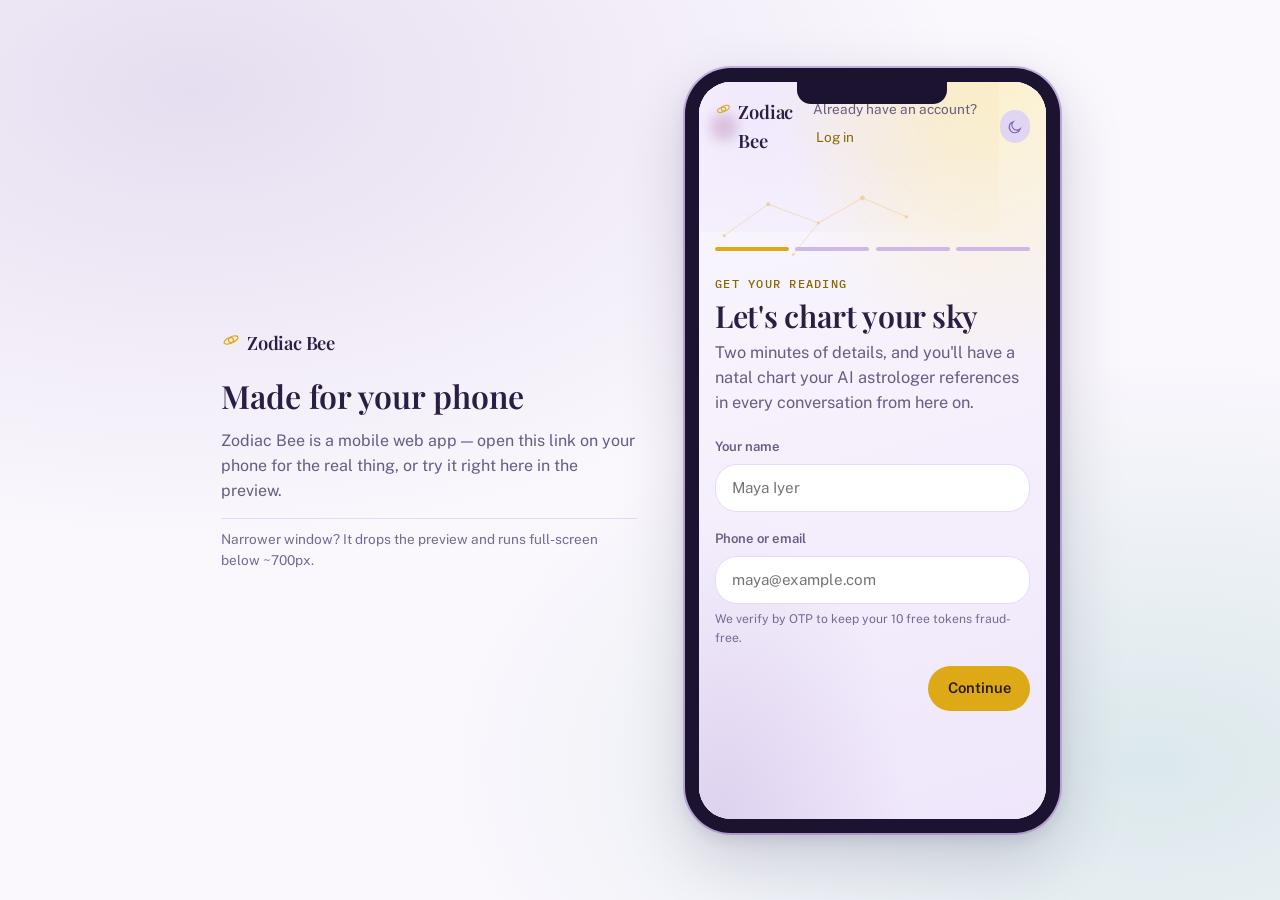
<file: index.html>
<!doctype html>
<html lang="en">
<head>
<meta charset="utf-8" />
<meta name="viewport" content="width=device-width, initial-scale=1, viewport-fit=cover" />
<title>Zodiac Bee</title>
<meta name="description" content="Your AI astrologer — chat about your chart, get a daily reading, and manage your tokens, all in one place." />

<!-- Apply the saved theme before first paint, so there's no flash of the
     wrong theme while app.js (a module, deferred by default) loads. -->
<script>
  (function () {
    try {
      var t = localStorage.getItem("zodiac-bee-theme");
      if (t === "light" || t === "dark") document.documentElement.setAttribute("data-theme", t);
    } catch (e) {}
  })();
</script>

<!-- Zodiac Bee is a mobile app, not a responsive desktop site. Decide this
     before first paint (avoids a flash of the real app) and re-decide on
     resize (app.js), so a wide top-level window always lands on the
     "use your phone" gate instead of a squeezed desktop layout — the gate
     itself embeds a real, working phone-sized instance of the app in an
     iframe, which reports its own (mobile) width and is never gated. -->
<script>
  (function () {
    try {
      var embedded = window.self !== window.top;
      if (!embedded && window.innerWidth >= 700) {
        document.documentElement.classList.add("is-desktop-gate");
      }
    } catch (e) {}
  })();
</script>

<!-- Dark ("Celestial Noir") is the default, unconditional theme-color — see
     the dark-first token architecture in styles/app.css — with light as the
     override for a visitor whose OS prefers it. -->
<meta name="theme-color" content="#0d0a1a" />
<meta name="theme-color" content="#faf7fd" media="(prefers-color-scheme: light)" />
<link rel="manifest" href="manifest.webmanifest" />
<link rel="icon" href="icons/favicon-32.png" sizes="32x32" type="image/png" />
<link rel="icon" href="icons/favicon-16.png" sizes="16x16" type="image/png" />
<link rel="apple-touch-icon" href="icons/apple-touch-icon.png" />
<meta name="apple-mobile-web-app-capable" content="yes" />
<meta name="apple-mobile-web-app-status-bar-style" content="black-translucent" />
<meta name="apple-mobile-web-app-title" content="Zodiac Bee" />

<link rel="preconnect" href="https://fonts.googleapis.com" />
<link rel="stylesheet" href="https://fonts.googleapis.com/css2?family=Playfair+Display:ital,wght@0,400;0,500;0,600;0,700;1,500&family=Public+Sans:wght@400;500;600;700&family=IBM+Plex+Mono:wght@400;500;600&display=swap" />
<link rel="stylesheet" href="styles/app.css" />
</head>
<body>

<div class="app-shell" id="appShell" hidden>

  <header class="topbar">
    <a class="wordmark" href="#/home">
      <svg viewBox="0 0 24 24" width="20" height="20" fill="none" stroke="currentColor" stroke-width="1.5" class="glyph"><circle cx="12" cy="12" r="3"/><ellipse cx="12" cy="12" rx="9" ry="3.6" transform="rotate(-24 12 12)"/></svg>
      Zodiac Bee
    </a>
    <div class="topbar-right">
      <button class="btn btn-ghost btn-sm" id="installBtn" hidden>Install app</button>
      <a class="balance-chip" data-balance-chip href="#/wallet">
        <svg viewBox="0 0 24 24" width="15" height="15" fill="none" stroke="currentColor" stroke-width="1.6"><circle cx="12" cy="12" r="8.5"/><circle cx="12" cy="12" r="3.2"/></svg>
        <span class="mono-stat" id="balanceValue">0</span> tokens
      </a>
      <button class="theme-toggle" data-theme-toggle aria-label="Toggle color theme">
        <svg viewBox="0 0 24 24" width="16" height="16" fill="none" stroke="currentColor" stroke-width="1.6"><path d="M20 14.5A8.5 8.5 0 1 1 9.5 4 7 7 0 0 0 20 14.5z"/></svg>
      </button>
    </div>
  </header>

  <div class="app-body">
    <nav class="nav-rail" aria-label="Primary">
      <a class="nav-item" data-nav="home" href="#/home">
        <svg viewBox="0 0 24 24" fill="none" stroke="currentColor" stroke-width="1.6" stroke-linecap="round" stroke-linejoin="round"><path d="M4 11.5 12 4l8 7.5"/><path d="M6 10v9a1 1 0 0 0 1 1h3v-5h4v5h3a1 1 0 0 0 1-1v-9"/></svg>
        Home
      </a>
      <a class="nav-item" data-nav="chat" href="#/chat">
        <svg viewBox="0 0 24 24" fill="none" stroke="currentColor" stroke-width="1.6" stroke-linecap="round" stroke-linejoin="round"><path d="M4 6a2 2 0 0 1 2-2h12a2 2 0 0 1 2 2v8a2 2 0 0 1-2 2H9l-4 3.5V16H6a2 2 0 0 1-2-2z"/></svg>
        Chat
      </a>
      <a class="nav-item" data-nav="wallet" href="#/wallet">
        <svg viewBox="0 0 24 24" fill="none" stroke="currentColor" stroke-width="1.6" stroke-linecap="round" stroke-linejoin="round"><path d="M4 7a2 2 0 0 1 2-2h10a2 2 0 0 1 2 2v1.2h1.5A1.5 1.5 0 0 1 21 9.7v6.6a1.5 1.5 0 0 1-1.5 1.5H6a2 2 0 0 1-2-2z"/><circle cx="17" cy="13" r="1" fill="currentColor" stroke="none"/></svg>
        Wallet
      </a>
      <a class="nav-item" data-nav="subscription" href="#/subscription">
        <svg viewBox="0 0 24 24" fill="none" stroke="currentColor" stroke-width="1.6" stroke-linecap="round" stroke-linejoin="round"><path d="M15 3.5a8.5 8.5 0 1 0 5.5 15A9.5 9.5 0 0 1 15 3.5z"/></svg>
        Daily reading
      </a>
      <a class="nav-item" data-nav="products" href="#/products">
        <svg viewBox="0 0 24 24" fill="none" stroke="currentColor" stroke-width="1.6" stroke-linecap="round" stroke-linejoin="round"><path d="M6 4h12v16l-6-4-6 4z"/></svg>
        Picks
      </a>
    </nav>

    <main class="app-main" id="appMain"></main>
  </div>

  <nav class="tabbar" aria-label="Primary">
    <a class="tab-item" data-nav="home" href="#/home">
      <svg viewBox="0 0 24 24" fill="none" stroke="currentColor" stroke-width="1.6" stroke-linecap="round" stroke-linejoin="round"><path d="M4 11.5 12 4l8 7.5"/><path d="M6 10v9a1 1 0 0 0 1 1h3v-5h4v5h3a1 1 0 0 0 1-1v-9"/></svg>
      Home
    </a>
    <a class="tab-item" data-nav="chat" href="#/chat">
      <svg viewBox="0 0 24 24" fill="none" stroke="currentColor" stroke-width="1.6" stroke-linecap="round" stroke-linejoin="round"><path d="M4 6a2 2 0 0 1 2-2h12a2 2 0 0 1 2 2v8a2 2 0 0 1-2 2H9l-4 3.5V16H6a2 2 0 0 1-2-2z"/></svg>
      Chat
    </a>
    <a class="tab-item" data-nav="wallet" href="#/wallet">
      <svg viewBox="0 0 24 24" fill="none" stroke="currentColor" stroke-width="1.6" stroke-linecap="round" stroke-linejoin="round"><path d="M4 7a2 2 0 0 1 2-2h10a2 2 0 0 1 2 2v1.2h1.5A1.5 1.5 0 0 1 21 9.7v6.6a1.5 1.5 0 0 1-1.5 1.5H6a2 2 0 0 1-2-2z"/><circle cx="17" cy="13" r="1" fill="currentColor" stroke="none"/></svg>
      Wallet
    </a>
    <a class="tab-item" data-nav="subscription" href="#/subscription">
      <svg viewBox="0 0 24 24" fill="none" stroke="currentColor" stroke-width="1.6" stroke-linecap="round" stroke-linejoin="round"><path d="M15 3.5a8.5 8.5 0 1 0 5.5 15A9.5 9.5 0 0 1 15 3.5z"/></svg>
      Daily
    </a>
    <a class="tab-item" data-nav="products" href="#/products">
      <svg viewBox="0 0 24 24" fill="none" stroke="currentColor" stroke-width="1.6" stroke-linecap="round" stroke-linejoin="round"><path d="M6 4h12v16l-6-4-6 4z"/></svg>
      Picks
    </a>
  </nav>

</div>

<div class="onboard-shell" id="onboardShell" hidden></div>

<div class="toast" id="toast"></div>

<!-- Shown instead of the app whenever this document is the top-level window
     at desktop width (see the inline script in <head> and #is-desktop-gate
     in app.css). Never shown inside the phone-preview iframe below, since
     that iframe reports its own narrow width regardless of the outer
     window's size. -->
<div class="desktop-gate" id="desktopGate">
  <div class="desktop-gate-card">
    <span class="wordmark">
      <svg viewBox="0 0 24 24" width="20" height="20" fill="none" stroke="currentColor" stroke-width="1.5" class="glyph"><circle cx="12" cy="12" r="3"/><ellipse cx="12" cy="12" rx="9" ry="3.6" transform="rotate(-24 12 12)"/></svg>
      Zodiac Bee
    </span>
    <h1>Made for your phone</h1>
    <p>Zodiac Bee is a mobile web app — open this link on your phone for the real thing, or try it right here in the preview.</p>
    <p class="desktop-gate-hint">Narrower window? It drops the preview and runs full-screen below ~700px.</p>
  </div>
  <div class="phone-frame">
    <div class="phone-frame-notch"></div>
    <iframe class="phone-frame-screen" src="./index.html" title="Zodiac Bee — mobile preview" loading="lazy"></iframe>
  </div>
</div>

<script type="module" src="scripts/app.js"></script>
</body>
</html>
</file>
<file: styles/app.css>
/* ============================================================
   Zodiac Bee — "Celestial Noir" design tokens & components
   Deep space-navy/aubergine ground · antique-gold signature accent ·
   violet/magenta/teal jewel trio for gradients & glow
   Playfair Display (display) · Public Sans (body/UI) · IBM Plex Mono (data)

   This is a dark-mode-FIRST system: the bare :root block below (no
   [data-theme] qualifier, no media query) holds the dark "Celestial Noir"
   values, because that's the primary, designed-for experience — a boutique,
   observatory-at-night read, not a daytime app with a dark mode bolted on.
   Light is the secondary, opt-in experience: it only takes over when the
   visitor's OS prefers light (`@media (prefers-color-scheme: light)`) or
   they explicitly flip the in-app toggle to light (`[data-theme="light"]`).
   An explicit `[data-theme="dark"]` block still exists so the toggle can
   force dark even for a visitor whose OS prefers light. Three calls made
   against the palette:
   1. Body/UI copy stays in Public Sans, not Playfair Display — Playfair
      carries headings, lead copy and numerals, where its serif detail and
      old-style figures read as jewelry-catalog rather than a chat app.
   2. Solid-gold surfaces (buttons, badges, the send button) get dark ink
      text/icons, not white — the champagne-gold family here is light enough
      that white-on-gold fails contrast. --on-brass exists for exactly this.
   3. --glass-bg/--glass-border/--glow-gold are new tokens for the
      glass-morphic card treatment and the CTA press-glow micro-interaction
      (see the "Glass & glow" section and .btn-primary below) — both read as
      "premium dark app" and fall apart as flat light-mode affordances, so
      each theme block defines its own value rather than sharing one.
   ============================================================ */

:root {
  /* ---- dark theme ("Celestial Noir" — the primary experience) ---- */
  --ink: #f3ecfb;
  --ink-soft: #cabfe6;
  --ink-faint: #a297c9;
  --paper: #0d0a1a;
  --paper-raised: #1a1330;
  --paper-sunken: #070512;
  --line: #2d2350;
  --line-strong: #4a3c74;

  /* Deep space-navy → aubergine ground — the dominant surface in this
     direction, not a flat fill. Body paints this directly (see the reset
     below); component surfaces still use the flat --paper/--paper-raised
     tokens above so text stays legible on top of them. */
  --ground-gradient:
    radial-gradient(130% 85% at 14% -12%, #2a1f45 0%, transparent 55%),
    radial-gradient(105% 80% at 100% 8%, #3a2547 0%, transparent 52%),
    radial-gradient(90% 70% at 82% 100%, #1c1330 0%, transparent 60%),
    linear-gradient(165deg, #0d0a1a 0%, #171029 45%, #241a3d 100%);

  /* Antique-gold / champagne — the signature accent. Sparing by design:
     CTAs, active states, numerals, "alive" moments. Never a flood fill. */
  --brass: #e9c46a;
  --brass-strong: #f4c430;
  --brass-tint: #2b2210;
  --brass-ink: #f4dfa0;
  --on-brass: #241505;
  /* AA-safe gold for direct foreground text on a plain surface (.eyebrow,
     .btn-text, .product-cat, the active tab label) — distinct from --brass
     / --brass-strong, which are tuned for fills paired with --on-brass, not
     for standing alone as small text. Equal to --brass-strong here because
     champagne-on-near-black already clears 4.5:1 comfortably; the light
     theme below needs a genuinely darker gold instead (see its comment). */
  --brass-text: #f4c430;

  /* Soft-lavender / violet-wash surface family — icon-button fills,
     secondary-button accents and tinted cards; never large text-on-color
     (see --accent-violet below for that role). */
  --lavender: #251c42;
  --violet-wash: #362a56;

  /* Jewel accent trio — reserved for a handful of signature "alive"
     moments (wordmark, chart reveal, hero cards, gradients/glow) plus the
     secondary-button ink, not general UI color. */
  --accent-violet: #a98bfa;
  --accent-magenta: #ea63b3;
  --accent-teal: #45e0c9;
  --gradient-cosmic: linear-gradient(135deg, var(--accent-violet) 0%, var(--accent-magenta) 55%, var(--accent-teal) 100%);

  --positive: #7fdba6;
  --positive-tint: #12271d;
  --warning: #f2909b;
  --warning-tint: #2e1319;

  --focus-ring: #c3a8ff;

  /* Glass & glow — the glass-morphic panel treatment (chat bubbles, wallet
     hero, subscription status card) and the gold press-glow on primary
     CTAs. Dark-only in spirit: each theme defines its own so the blur/glow
     reads as "premium," not "washed out," in both. */
  --glass-bg: rgba(30, 22, 54, 0.55);
  --glass-border: rgba(233, 196, 106, 0.28);
  --glass-border-violet: rgba(169, 139, 250, 0.32);
  --glow-gold: 0 0 1.4rem 0.15rem rgba(233, 196, 106, 0.45);

  --shadow-sm: 0 1px 2px rgba(0, 0, 0, 0.4);
  --shadow-md: 0 10px 28px rgba(0, 0, 0, 0.5), 0 2px 8px rgba(0, 0, 0, 0.35);
  --shadow-lg: 0 28px 70px rgba(0, 0, 0, 0.62), 0 8px 20px rgba(0, 0, 0, 0.4);

  --radius-sm: 8px;
  --radius-md: 14px;
  --radius-lg: 22px;
  --radius-pill: 999px;

  --font-display: "Playfair Display", "Iowan Old Style", ui-serif, Georgia, serif;
  --font-body: "Public Sans", -apple-system, BlinkMacSystemFont, "Segoe UI", sans-serif;
  --font-mono: "IBM Plex Mono", ui-monospace, "SF Mono", Menlo, monospace;
}

/* ---- light theme (secondary — OS preference or explicit toggle) ---- */
@media (prefers-color-scheme: light) {
  :root:not([data-theme="dark"]) {
    --ink: #2a1e42;
    --ink-soft: #675c82;
    --ink-faint: #756a92;
    --paper: #faf7fd;
    --paper-raised: #ffffff;
    --paper-sunken: #f1e9fa;
    --line: #e6daf5;
    --line-strong: #cdb8e8;
    --ground-gradient: linear-gradient(165deg, #faf7fd 0%, #f4eefc 60%, #efe6fb 100%);

    --brass: #dda916;
    --brass-strong: #c4920e;
    --brass-tint: #fcf0c4;
    --brass-ink: #5c4300;
    --on-brass: #2a1b06;
    /* Deliberately much darker than --brass/--brass-strong: those two are
       tuned as *fills* (paired with --on-brass on top), but at fill-grade
       lightness gold text reads under 3:1 against this theme's near-white
       paper. #8a6800 is the darkest step that still reads unmistakably as
       antique gold and clears 4.5:1 against both --paper and
       --paper-raised. */
    --brass-text: #8a6800;

    --lavender: #e0d6f3;
    --violet-wash: #c3b1e1;

    --accent-violet: #7c5cae;
    --accent-magenta: #b84f8f;
    --accent-teal: #1f8f81;
    --gradient-cosmic: linear-gradient(135deg, var(--accent-violet) 0%, var(--accent-magenta) 55%, var(--accent-teal) 100%);

    --positive: #3f7c63;
    --positive-tint: #e2efe9;
    --warning: #b23b49;
    --warning-tint: #f7e4e6;

    --focus-ring: #7c5cae;

    --glass-bg: rgba(255, 255, 255, 0.55);
    --glass-border: rgba(196, 146, 14, 0.3);
    --glass-border-violet: rgba(124, 92, 174, 0.28);
    --glow-gold: 0 0 1.4rem 0.1rem rgba(196, 146, 14, 0.28);

    --shadow-sm: 0 1px 2px rgba(42, 30, 66, 0.06), 0 1px 1px rgba(42, 30, 66, 0.04);
    --shadow-md: 0 8px 24px rgba(42, 30, 66, 0.1), 0 2px 6px rgba(42, 30, 66, 0.06);
    --shadow-lg: 0 24px 64px rgba(42, 30, 66, 0.18), 0 6px 16px rgba(42, 30, 66, 0.1);
  }
}

:root[data-theme="light"] {
  --ink: #2a1e42;
  --ink-soft: #675c82;
  --ink-faint: #756a92;
  --paper: #faf7fd;
  --paper-raised: #ffffff;
  --paper-sunken: #f1e9fa;
  --line: #e6daf5;
  --line-strong: #cdb8e8;
  --ground-gradient: linear-gradient(165deg, #faf7fd 0%, #f4eefc 60%, #efe6fb 100%);

  --brass: #dda916;
  --brass-strong: #c4920e;
  --brass-tint: #fcf0c4;
  --brass-ink: #5c4300;
  --on-brass: #2a1b06;
  --brass-text: #8a6800;

  --lavender: #e0d6f3;
  --violet-wash: #c3b1e1;

  --accent-violet: #7c5cae;
  --accent-magenta: #b84f8f;
  --accent-teal: #1f8f81;
  --gradient-cosmic: linear-gradient(135deg, var(--accent-violet) 0%, var(--accent-magenta) 55%, var(--accent-teal) 100%);

  --positive: #3f7c63;
  --positive-tint: #e2efe9;
  --warning: #b23b49;
  --warning-tint: #f7e4e6;

  --focus-ring: #7c5cae;

  --glass-bg: rgba(255, 255, 255, 0.55);
  --glass-border: rgba(196, 146, 14, 0.3);
  --glass-border-violet: rgba(124, 92, 174, 0.28);
  --glow-gold: 0 0 1.4rem 0.1rem rgba(196, 146, 14, 0.28);

  --shadow-sm: 0 1px 2px rgba(42, 30, 66, 0.06), 0 1px 1px rgba(42, 30, 66, 0.04);
  --shadow-md: 0 8px 24px rgba(42, 30, 66, 0.1), 0 2px 6px rgba(42, 30, 66, 0.06);
  --shadow-lg: 0 24px 64px rgba(42, 30, 66, 0.18), 0 6px 16px rgba(42, 30, 66, 0.1);
}

:root[data-theme="dark"] {
  --ink: #f3ecfb;
  --ink-soft: #cabfe6;
  --ink-faint: #a297c9;
  --paper: #0d0a1a;
  --paper-raised: #1a1330;
  --paper-sunken: #070512;
  --line: #2d2350;
  --line-strong: #4a3c74;
  --ground-gradient:
    radial-gradient(130% 85% at 14% -12%, #2a1f45 0%, transparent 55%),
    radial-gradient(105% 80% at 100% 8%, #3a2547 0%, transparent 52%),
    radial-gradient(90% 70% at 82% 100%, #1c1330 0%, transparent 60%),
    linear-gradient(165deg, #0d0a1a 0%, #171029 45%, #241a3d 100%);

  --brass: #e9c46a;
  --brass-strong: #f4c430;
  --brass-tint: #2b2210;
  --brass-ink: #f4dfa0;
  --on-brass: #241505;
  --brass-text: #f4c430;

  --lavender: #251c42;
  --violet-wash: #362a56;

  --accent-violet: #a98bfa;
  --accent-magenta: #ea63b3;
  --accent-teal: #45e0c9;
  --gradient-cosmic: linear-gradient(135deg, var(--accent-violet) 0%, var(--accent-magenta) 55%, var(--accent-teal) 100%);

  --positive: #7fdba6;
  --positive-tint: #12271d;
  --warning: #f2909b;
  --warning-tint: #2e1319;

  --focus-ring: #c3a8ff;

  --glass-bg: rgba(30, 22, 54, 0.55);
  --glass-border: rgba(233, 196, 106, 0.28);
  --glass-border-violet: rgba(169, 139, 250, 0.32);
  --glow-gold: 0 0 1.4rem 0.15rem rgba(233, 196, 106, 0.45);

  --shadow-sm: 0 1px 2px rgba(0, 0, 0, 0.4);
  --shadow-md: 0 10px 28px rgba(0, 0, 0, 0.5), 0 2px 8px rgba(0, 0, 0, 0.35);
  --shadow-lg: 0 28px 70px rgba(0, 0, 0, 0.62), 0 8px 20px rgba(0, 0, 0, 0.4);
}

/* ---- reset ---- */
/* Guarantee the [hidden] attribute always wins over a class's own `display`
   (e.g. .recharge-banner{display:flex}) — author-origin rules of equal
   specificity would otherwise beat the UA's [hidden]{display:none}. */
[hidden] { display: none !important; }
*, *::before, *::after { box-sizing: border-box; }
html, body { height: 100%; }
body {
  margin: 0;
  /* Celestial Noir's ground is a gradient, not a flat fill — see the
     --ground-gradient token comment up top. background-attachment stays the
     scroll default (not `fixed`): fixed backgrounds force the compositor to
     repaint every scroll frame on mobile, exactly the layout-thrashing this
     prototype is meant to avoid. */
  background: var(--ground-gradient);
  background-repeat: no-repeat;
  color: var(--ink);
  font-family: var(--font-body);
  font-size: 16px;
  line-height: 1.55;
  -webkit-font-smoothing: antialiased;
  transition: background 0.2s ease, color 0.2s ease;
}
h1, h2, h3, h4, p, figure { margin: 0; }
ul { margin: 0; padding: 0; list-style: none; }
a { color: inherit; text-decoration: none; }
button { font: inherit; color: inherit; background: none; border: none; cursor: pointer; }
input, select { font: inherit; color: inherit; }
img, svg { display: block; max-width: 100%; }

:focus-visible {
  outline: 2px solid var(--focus-ring);
  outline-offset: 2px;
  border-radius: 4px;
}

@media (prefers-reduced-motion: reduce) {
  *, *::before, *::after {
    animation-duration: 0.001ms !important;
    animation-iteration-count: 1 !important;
    transition-duration: 0.001ms !important;
    scroll-behavior: auto !important;
  }
}

.visually-hidden {
  position: absolute; width: 1px; height: 1px;
  overflow: hidden; clip: rect(0 0 0 0); white-space: nowrap;
}

/* ---- typography ---- */
.eyebrow {
  font-family: var(--font-mono);
  font-size: 0.72rem;
  letter-spacing: 0.11em;
  text-transform: uppercase;
  /* --brass-text, not --brass — this is small standalone text on a plain
     surface, not a fill with --on-brass on top; see that token's comment. */
  color: var(--brass-text);
  font-weight: 500;
}
.h1 {
  font-family: var(--font-display);
  font-weight: 600;
  font-size: clamp(1.9rem, 1.5rem + 1.6vw, 2.8rem);
  line-height: 1.12;
  letter-spacing: -0.01em;
  text-wrap: balance;
}
.h2 {
  font-family: var(--font-display);
  font-weight: 600;
  font-size: clamp(1.35rem, 1.2rem + 0.6vw, 1.7rem);
  line-height: 1.2;
  text-wrap: balance;
}
.h3 {
  font-family: var(--font-display);
  font-weight: 600;
  font-size: 1.1rem;
  line-height: 1.3;
}
.lede {
  color: var(--ink-soft);
  font-size: 1.02rem;
  max-width: 42em;
}
.mono-stat {
  font-family: var(--font-mono);
  font-variant-numeric: tabular-nums;
  letter-spacing: -0.01em;
}
.small {
  font-size: 0.85rem;
  color: var(--ink-soft);
}
.fine {
  font-size: 0.78rem;
  color: var(--ink-faint);
}

/* ============================================================
   App shell — left rail (desktop) + bottom tabbar (mobile)
   ============================================================ */
.app-shell {
  min-height: 100vh;
  display: flex;
  flex-direction: column;
}
.app-body {
  flex: 1;
  display: flex;
  min-height: 0;
}
.app-main {
  flex: 1;
  min-width: 0;
  padding: 1.25rem 1rem 6rem;
}
@media (min-width: 900px) {
  .app-main { padding: 2.25rem 2.75rem 2.75rem; }
}

/* Route transition — a fade + slight upward slide played on whichever
   container (.app-main or #onboardShell) just received a freshly-rendered
   view. Wired from router.js's "routechange" event (see app.js's listener)
   rather than baked into each view, so every route gets it for free and no
   view module needs to know transitions exist. Content swaps synchronously
   (innerHTML), so this is an "enter" animation only — there's no outgoing
   view to hold onscreen for an exit — which reads as a clean cross-fade in
   practice since the new frame starts from 0 opacity. */
@keyframes route-fade-in {
  from { opacity: 0; transform: translateY(10px); }
  to { opacity: 1; transform: translateY(0); }
}
.route-enter {
  animation: route-fade-in 0.4s cubic-bezier(0.22, 1, 0.36, 1) both;
}

/* Topbar */
.topbar {
  display: flex;
  align-items: center;
  justify-content: space-between;
  gap: 0.75rem;
  padding: 0.85rem 1rem;
  border-bottom: 1px solid var(--line);
  background: var(--paper-raised);
  position: sticky;
  top: 0;
  z-index: 20;
}
@media (min-width: 900px) {
  .topbar { padding: 0.9rem 2rem; }
}
.wordmark {
  position: relative;
  display: flex;
  align-items: baseline;
  gap: 0.4rem;
  font-family: var(--font-display);
  font-weight: 600;
  font-size: 1.15rem;
  letter-spacing: -0.01em;
}
.wordmark .glyph { color: var(--brass); font-size: 1.05em; }
/* Cosmic accents — the one motion moment that appears on every screen:
   a slow, faint gradient pulse behind the wordmark glyph. Sits behind the
   icon (negative z-index) so it never competes with the mark itself. */
.wordmark::before {
  content: "";
  position: absolute;
  left: -5px; top: 50%;
  width: 28px; height: 28px;
  transform: translateY(-50%);
  border-radius: 50%;
  background: var(--gradient-cosmic);
  filter: blur(6px);
  opacity: 0.28;
  z-index: -1;
  pointer-events: none;
  animation: wordmark-pulse 4.5s ease-in-out infinite;
}
@keyframes wordmark-pulse {
  0%, 100% { opacity: 0.16; transform: translateY(-50%) scale(0.88); }
  50% { opacity: 0.4; transform: translateY(-50%) scale(1.12); }
}
.topbar-right { display: flex; align-items: center; gap: 0.6rem; }

/* Filled icon button — the lavender-fill / violet-icon treatment the sheet's
   "Icon Button" swatch calls for, first stop for the --lavender token. */
.theme-toggle {
  width: 2.1rem; height: 2.1rem;
  display: grid; place-items: center;
  border-radius: var(--radius-pill);
  border: 1px solid transparent;
  background: var(--lavender);
  color: var(--accent-violet);
}
.theme-toggle:hover { background: var(--violet-wash); }

.balance-chip {
  display: inline-flex;
  align-items: center;
  gap: 0.4rem;
  padding: 0.35rem 0.7rem 0.35rem 0.55rem;
  border-radius: var(--radius-pill);
  background: var(--brass-tint);
  color: var(--brass-ink);
  border: 1px solid transparent;
  font-size: 0.9rem;
}
.balance-chip .mono-stat { font-size: 0.92rem; font-weight: 600; }
.balance-chip.is-zero {
  background: var(--warning-tint);
  color: var(--warning);
}
.balance-chip svg { width: 15px; height: 15px; flex-shrink: 0; }

/* Desktop nav rail */
.nav-rail {
  display: none;
  flex-direction: column;
  width: 220px;
  flex-shrink: 0;
  border-right: 1px solid var(--line);
  padding: 1.5rem 0.9rem;
  gap: 0.15rem;
  background: var(--paper-raised);
}
@media (min-width: 900px) {
  .nav-rail { display: flex; }
}
.nav-item {
  position: relative; /* anchors the ::after underline below */
  display: flex;
  align-items: center;
  gap: 0.7rem;
  padding: 0.6rem 0.75rem;
  border-radius: var(--radius-sm);
  color: var(--ink-soft);
  font-size: 0.95rem;
  font-weight: 500;
  transition: background 0.15s ease, color 0.15s ease;
}
.nav-item svg { width: 18px; height: 18px; flex-shrink: 0; }
.nav-item:hover { background: var(--paper-sunken); color: var(--ink); }
/* "Alive" active state: a faint gold wash plus a glowing underline that
   slides in from the left each time a nav item becomes current — reads as
   a live indicator, not a flat color swap. The underline is re-triggered
   on every navigation (including re-selecting the same item) because the
   [aria-current] attribute is removed and re-set fresh on each route
   change in app.js's setActiveNav(), which restarts the animation. */
.nav-item[aria-current="page"] {
  background: color-mix(in srgb, var(--brass) 12%, transparent);
  color: var(--brass-ink);
}
.nav-item[aria-current="page"]::after {
  content: "";
  position: absolute;
  left: 0.75rem; right: 0.75rem; bottom: 0.15rem;
  height: 2px;
  border-radius: 2px;
  background: linear-gradient(90deg, var(--brass) 0%, var(--brass-strong) 100%);
  box-shadow: 0 0 8px 1px color-mix(in srgb, var(--brass-strong) 60%, transparent);
  transform-origin: left;
  animation: nav-underline-slide 0.45s cubic-bezier(0.22, 1, 0.36, 1) both;
}
@keyframes nav-underline-slide {
  from { transform: scaleX(0); }
  to { transform: scaleX(1); }
}
.nav-rail-foot {
  margin-top: auto;
  padding: 0.75rem;
}

/* Mobile bottom tabbar */
.tabbar {
  position: fixed;
  left: 0; right: 0; bottom: 0;
  display: flex;
  justify-content: space-around;
  padding: 0.4rem 0.4rem calc(0.5rem + env(safe-area-inset-bottom));
  background: var(--paper-raised);
  border-top: 1px solid var(--line);
  z-index: 20;
}
@media (min-width: 900px) {
  .tabbar { display: none; }
}
.tab-item {
  position: relative; /* anchors the ::after underline below */
  display: flex;
  flex-direction: column;
  align-items: center;
  gap: 0.2rem;
  padding: 0.3rem 0.6rem;
  border-radius: var(--radius-sm);
  color: var(--ink-faint);
  font-size: 0.68rem;
  font-weight: 500;
  flex: 1;
  max-width: 5.5rem;
  transition: color 0.15s ease;
}
.tab-item svg { width: 20px; height: 20px; }
.tab-item[aria-current="page"] { color: var(--brass-text); } /* standalone text, not a fill — see .eyebrow's comment */
/* Same glowing-underline "alive" treatment as .nav-item, sized for the
   bottom tabbar's tighter, icon-over-label layout. */
.tab-item[aria-current="page"]::after {
  content: "";
  position: absolute;
  left: 30%; right: 30%; bottom: -0.05rem;
  height: 2px;
  border-radius: 2px;
  background: linear-gradient(90deg, var(--brass) 0%, var(--brass-strong) 100%);
  box-shadow: 0 0 8px 1px color-mix(in srgb, var(--brass-strong) 60%, transparent);
  transform-origin: center;
  animation: nav-underline-slide 0.45s cubic-bezier(0.22, 1, 0.36, 1) both;
}

/* ---- buttons ---- */
.btn {
  display: inline-flex;
  align-items: center;
  justify-content: center;
  gap: 0.45rem;
  padding: 0.65rem 1.15rem;
  border-radius: var(--radius-pill);
  font-weight: 600;
  font-size: 0.92rem;
  border: 1px solid transparent;
  transition: background 0.15s ease, border-color 0.15s ease, transform 0.1s ease, opacity 0.15s ease;
  white-space: nowrap;
}
.btn:active { transform: translateY(1px); }
.btn-primary {
  background: var(--brass);
  color: var(--on-brass);
  box-shadow: 0 0 0 0 transparent;
}
.btn-primary:hover { background: var(--brass-strong); }
/* Gold press micro-interaction: a quick scale-down + glow pulse, felt only
   on press (not on hover, and not a lingering state) — the .is-pressed
   class is toggled by app.js on pointerdown/up so the pulse plays in full
   even for a fast tap, where a bare `:active` rule would get cut short the
   instant the finger lifts. `:active` still covers press-and-hold and any
   input device app.js's listener doesn't catch (keyboard Enter/Space). */
.btn-primary:active,
.btn-primary.is-pressed {
  transform: scale(0.97);
  box-shadow: var(--glow-gold);
}
.btn-primary.is-pressed { animation: cta-press-pulse 0.5s ease-out; }
@keyframes cta-press-pulse {
  0% { box-shadow: 0 0 0 0 transparent; }
  35% { box-shadow: var(--glow-gold); }
  100% { box-shadow: 0 0 0 0 transparent; }
}
/* Secondary-button ink — the one non-headline spot the cosmic-violet accent
   is allowed outside its usual signature moments (see the --accent-violet
   comment up top). Matches the sheet's "VIEW PROFILE" swatch. */
.btn-ghost {
  background: transparent;
  border-color: var(--accent-violet);
  color: var(--accent-violet);
}
.btn-ghost:hover { background: var(--lavender); }
.btn-text {
  background: transparent;
  color: var(--brass-text); /* standalone text, not a fill — see .eyebrow's comment */
  padding: 0.4rem 0.2rem;
}
.btn-text:hover { text-decoration: underline; }
.btn-danger-text {
  background: transparent;
  color: var(--warning);
  padding: 0.4rem 0.2rem;
}
.btn-danger-text:hover { text-decoration: underline; }
.btn-block { width: 100%; }
.btn[disabled], .btn.is-disabled {
  opacity: 0.45;
  cursor: not-allowed;
  pointer-events: none;
}
.btn-sm { padding: 0.45rem 0.85rem; font-size: 0.82rem; }
.btn svg { width: 16px; height: 16px; }

/* ---- surfaces ---- */
.card {
  background: var(--paper-raised);
  border: 1px solid var(--line);
  border-radius: var(--radius-md);
  padding: 1.1rem;
}
.card-lg { border-radius: var(--radius-lg); padding: 1.5rem; }
/* Glass-morphic surface — blurred, translucent panel with a fine gold or
   violet glow border. Applied to a handful of signature surfaces (chat
   bubbles, the wallet balance hero, the subscription status card) rather
   than every card, so it reads as a deliberate material, not a filter
   slapped on everything. `.is-violet` swaps the border/glow to the jewel
   accent for surfaces that already sit on a gold-heavy screen. Backdrop-
   filter degrades gracefully (falls back to --glass-bg's own opacity) on
   the rare engine without support. */
.glass-panel {
  background: var(--glass-bg);
  border: 1px solid var(--glass-border);
  backdrop-filter: blur(18px) saturate(150%);
  -webkit-backdrop-filter: blur(18px) saturate(150%);
  box-shadow: var(--shadow-md), inset 0 1px 0 rgba(255, 255, 255, 0.05);
}
.glass-panel.is-violet { border-color: var(--glass-border-violet); }
.section {
  max-width: 780px;
  margin: 0 auto;
  display: flex;
  flex-direction: column;
  gap: 1.5rem;
}
.section-wide { max-width: 1080px; }
.stack { display: flex; flex-direction: column; gap: 0.9rem; }
.page-head { display: flex; flex-direction: column; gap: 0.4rem; margin-bottom: 0.25rem; }

/* ---- chips / pills / switches ---- */
.chip {
  display: inline-flex;
  align-items: center;
  gap: 0.35rem;
  padding: 0.42rem 0.85rem;
  border-radius: var(--radius-pill);
  border: 1px solid var(--line-strong);
  font-size: 0.85rem;
  font-weight: 500;
  color: var(--ink-soft);
  background: var(--paper-raised);
}
.chip:hover { border-color: var(--brass); color: var(--ink); }
.chip[aria-pressed="true"] {
  background: var(--brass);
  border-color: var(--brass);
  color: var(--on-brass);
}
.chip svg { width: 14px; height: 14px; }

.switch {
  position: relative;
  width: 3.1rem;
  height: 1.75rem;
  border-radius: var(--radius-pill);
  background: var(--paper-sunken);
  border: 1px solid var(--line-strong);
  flex-shrink: 0;
  transition: background 0.15s ease;
}
.switch::after {
  content: "";
  position: absolute;
  top: 2px; left: 2px;
  width: 1.35rem; height: 1.35rem;
  border-radius: 50%;
  background: var(--paper-raised);
  box-shadow: var(--shadow-sm);
  transition: transform 0.18s ease;
}
.switch[aria-checked="true"] {
  background: var(--positive);
  border-color: var(--positive);
}
.switch[aria-checked="true"]::after { transform: translateX(1.35rem); }
.switch-row {
  display: flex;
  align-items: flex-start;
  justify-content: space-between;
  gap: 1rem;
}

/* ---- toast ---- */
.toast {
  position: fixed;
  left: 50%;
  bottom: 5.5rem;
  transform: translate(-50%, 12px);
  background: var(--ink);
  color: var(--paper);
  padding: 0.7rem 1.1rem;
  border-radius: var(--radius-pill);
  font-size: 0.85rem;
  box-shadow: var(--shadow-lg);
  opacity: 0;
  pointer-events: none;
  transition: opacity 0.2s ease, transform 0.2s ease;
  z-index: 60;
  max-width: min(90vw, 22rem);
  text-align: center;
}
@media (min-width: 900px) { .toast { bottom: 2rem; } }
.toast.is-visible {
  opacity: 1;
  transform: translate(-50%, 0);
  pointer-events: auto;
}

/* ---- radio-card (packs / plans) ---- */
.radio-card {
  display: flex;
  align-items: center;
  justify-content: space-between;
  gap: 1rem;
  padding: 1rem 1.1rem;
  border-radius: var(--radius-md);
  border: 1.5px solid var(--line);
  background: var(--paper-raised);
  text-align: left;
  width: 100%;
}
.radio-card:hover { border-color: var(--line-strong); }
.radio-card[aria-checked="true"] {
  border-color: var(--brass);
  background: var(--brass-tint);
  box-shadow: var(--glow-gold);
}
.radio-card .dot {
  width: 1.15rem; height: 1.15rem;
  border-radius: 50%;
  border: 1.5px solid var(--line-strong);
  flex-shrink: 0;
  display: grid; place-items: center;
}
.radio-card[aria-checked="true"] .dot { border-color: var(--brass); }
.radio-card[aria-checked="true"] .dot::after {
  content: "";
  width: 0.6rem; height: 0.6rem;
  border-radius: 50%;
  background: var(--brass);
}
.radio-card-main { display: flex; align-items: center; gap: 0.85rem; flex: 1; min-width: 0; }
.radio-card-text { display: flex; flex-direction: column; gap: 0.1rem; }
.radio-card-price { font-family: var(--font-mono); font-weight: 600; }
.badge {
  font-family: var(--font-mono);
  font-size: 0.68rem;
  letter-spacing: 0.04em;
  padding: 0.15rem 0.45rem;
  border-radius: var(--radius-sm);
  background: var(--positive-tint);
  color: var(--positive);
  text-transform: uppercase;
}

/* ---- modal ---- */
.modal-scrim {
  position: fixed; inset: 0;
  background: rgba(15, 14, 28, 0.5);
  display: flex;
  align-items: flex-end;
  justify-content: center;
  z-index: 80;
  opacity: 0;
  pointer-events: none;
  transition: opacity 0.18s ease;
}
@media (min-width: 900px) { .modal-scrim { align-items: center; } }
.modal-scrim.is-open { opacity: 1; pointer-events: auto; }
.modal {
  background: var(--paper-raised);
  border: 1px solid var(--line);
  border-radius: var(--radius-lg) var(--radius-lg) 0 0;
  padding: 1.5rem;
  width: 100%;
  max-width: 26rem;
  box-shadow: var(--shadow-lg);
  transform: translateY(16px);
  transition: transform 0.18s ease;
  display: flex;
  flex-direction: column;
  gap: 1rem;
}
@media (min-width: 900px) { .modal { border-radius: var(--radius-lg); } }
.modal-scrim.is-open .modal { transform: translateY(0); }
.modal-actions { display: flex; flex-direction: column-reverse; gap: 0.6rem; }
@media (min-width: 480px) { .modal-actions { flex-direction: row; justify-content: flex-end; } }

/* ============================================================
   Screen: Chat
   ============================================================ */
.chat-scope {
  max-width: 640px;
  margin: 0 auto;
  display: flex;
  flex-direction: column;
  height: calc(100vh - 3.6rem);
}
.disclaimer-row {
  display: flex;
  align-items: center;
  gap: 0.5rem;
  color: var(--ink-faint);
  font-size: 0.78rem;
  padding: 0.7rem 0 0.2rem;
}
.disclaimer-row svg { width: 14px; height: 14px; flex-shrink: 0; }
.thread {
  flex: 1;
  overflow-y: auto;
  display: flex;
  flex-direction: column;
  gap: 0.9rem;
  padding: 0.75rem 0 1rem;
}
.msg { display: flex; flex-direction: column; gap: 0.3rem; max-width: 86%; }
.msg-ai { align-self: flex-start; align-items: flex-start; }
.msg-user { align-self: flex-end; align-items: flex-end; }
.bubble {
  padding: 0.7rem 0.95rem;
  border-radius: 1.1rem;
  font-size: 0.95rem;
  line-height: 1.5;
}
/* Glass-morphic treatment: a blurred, translucent panel with a fine
   violet-glow border — see the --glass-* tokens' comment up top. The AI
   bubble is the one place in Chat that gets it (the user bubble stays a
   flat --ink fill so the thread still reads left/right at a glance). */
.msg-ai .bubble {
  background: var(--glass-bg);
  border: 1px solid var(--glass-border-violet);
  backdrop-filter: blur(14px) saturate(140%);
  -webkit-backdrop-filter: blur(14px) saturate(140%);
  box-shadow: var(--shadow-sm);
  border-bottom-left-radius: 0.3rem;
}
.msg-user .bubble {
  background: var(--ink);
  color: var(--paper);
  border-bottom-right-radius: 0.3rem;
}
.msg-meta {
  font-family: var(--font-mono);
  font-size: 0.68rem;
  color: var(--ink-faint);
  padding: 0 0.3rem;
}
.typing-dots { display: inline-flex; gap: 0.25rem; padding: 0.4rem 0.2rem; }
.typing-dots span {
  width: 6px; height: 6px; border-radius: 50%;
  background: var(--ink-faint);
  animation: blink 1.2s infinite ease-in-out;
}
.typing-dots span:nth-child(2) { animation-delay: 0.15s; }
.typing-dots span:nth-child(3) { animation-delay: 0.3s; }
@keyframes blink { 0%, 80%, 100% { opacity: 0.25; } 40% { opacity: 1; } }

.suggestions { display: flex; flex-wrap: wrap; gap: 0.5rem; padding: 0.2rem 0 0.6rem; }

.recharge-banner {
  display: flex;
  align-items: center;
  gap: 0.85rem;
  padding: 0.85rem 1rem;
  border-radius: var(--radius-md);
  background: var(--warning-tint);
  border: 1px solid color-mix(in srgb, var(--warning) 35%, transparent);
  margin-bottom: 0.6rem;
}
.recharge-banner svg { width: 22px; height: 22px; color: var(--warning); flex-shrink: 0; }
.recharge-banner-text { flex: 1; }
.recharge-banner-text strong { display: block; font-size: 0.92rem; margin-bottom: 0.1rem; }
.recharge-banner-text span { font-size: 0.82rem; color: var(--ink-soft); }

/* .chat-scope sizes itself to 100vh minus the topbar, which runs flush to
   the viewport's bottom edge — exactly where the fixed mobile .tabbar sits.
   Reserve room so the send button and token-cost row don't render under it. */
.composer-wrap { padding-bottom: 0.9rem; border-top: 1px solid var(--line); padding-top: 0.85rem; }
@media (max-width: 899px) {
  .composer-wrap { padding-bottom: calc(0.9rem + 4.3rem + env(safe-area-inset-bottom)); }
}
.composer {
  display: flex;
  align-items: flex-end;
  gap: 0.6rem;
  background: var(--paper-sunken);
  border: 1px solid var(--line);
  border-radius: var(--radius-lg);
  padding: 0.5rem 0.5rem 0.5rem 1rem;
}
.composer textarea {
  flex: 1;
  border: none;
  background: transparent;
  resize: none;
  outline: none;
  font-family: var(--font-body);
  font-size: 0.95rem;
  color: var(--ink);
  max-height: 6rem;
  padding: 0.4rem 0;
}
.composer textarea::placeholder { color: var(--ink-faint); }
.send-btn {
  width: 2.4rem; height: 2.4rem;
  border-radius: 50%;
  background: var(--brass);
  color: var(--on-brass);
  display: grid; place-items: center;
  flex-shrink: 0;
  transition: background 0.15s ease, opacity 0.15s ease;
}
.send-btn:hover { background: var(--brass-strong); }
.send-btn svg { width: 17px; height: 17px; }
.composer.is-disabled { opacity: 0.7; }
.composer.is-disabled textarea { cursor: not-allowed; }
.composer.is-disabled .send-btn {
  background: var(--paper-sunken);
  color: var(--ink-faint);
  border: 1px solid var(--line-strong);
  cursor: not-allowed;
}
.cost-hint {
  display: flex;
  justify-content: space-between;
  font-size: 0.72rem;
  color: var(--ink-faint);
  padding: 0.4rem 0.4rem 0;
}

/* ============================================================
   Screen: Wallet
   ============================================================ */
/* Glass-morphic wallet hero: a fixed dark, jewel-toned gradient — not a
   token, deliberately, since this card's ground stays dark and readable
   against #f4f5f6 text regardless of theme (see the fixed eyebrow/ghost
   colors below) — kept mostly-opaque (not a fully see-through --glass-bg)
   so the balance figure never has to fight a light-theme backdrop showing
   through, but still blurred/bordered/inset-lit like the rest of the
   glass-panel family so it reads as the same material. */
.balance-hero {
  background: linear-gradient(155deg, rgba(28, 22, 55, 0.92) 0%, rgba(51, 40, 90, 0.88) 55%, rgba(61, 40, 76, 0.88) 100%);
  backdrop-filter: blur(20px) saturate(160%);
  -webkit-backdrop-filter: blur(20px) saturate(160%);
  border: 1px solid var(--glass-border);
  color: #f4f5f6;
  border-radius: var(--radius-lg);
  padding: 1.6rem 1.5rem;
  display: flex;
  flex-direction: column;
  gap: 0.9rem;
  position: relative;
  overflow: hidden;
  box-shadow: var(--shadow-md), inset 0 1px 0 rgba(255, 255, 255, 0.06);
}
.balance-hero::after {
  content: "";
  position: absolute;
  right: -3rem; top: -3rem;
  width: 12rem; height: 12rem;
  border-radius: 50%;
  border: 1px solid rgba(201, 169, 111, 0.25);
}
.balance-hero-top { display: flex; align-items: center; justify-content: space-between; gap: 1rem; }
.balance-figure {
  font-family: var(--font-mono);
  font-weight: 600;
  font-size: clamp(2.4rem, 2rem + 2vw, 3.4rem);
  line-height: 1;
  font-variant-numeric: tabular-nums;
}
.balance-figure sup { font-size: 0.9rem; font-weight: 500; opacity: 0.7; margin-left: 0.4rem; }
.balance-sub { color: rgba(244, 245, 246, 0.72); font-size: 0.88rem; }
.balance-hero-actions { display: flex; gap: 0.6rem; flex-wrap: wrap; }
/* The hero card's ground stays dark in both themes (see the comment on
   .balance-hero above), so its eyebrow and ghost button need their own
   fixed-light colors instead of the tokens that flip in dark theme. */
.balance-hero .eyebrow { color: rgba(244, 245, 246, 0.65); }
.balance-hero .btn-ghost { border-color: rgba(244, 245, 246, 0.3); color: #f4f5f6; }

.pack-grid { display: grid; grid-template-columns: 1fr; gap: 0.7rem; }
@media (min-width: 620px) { .pack-grid { grid-template-columns: repeat(3, 1fr); } }
.pack-card {
  display: flex;
  flex-direction: column;
  gap: 0.6rem;
  padding: 1.1rem;
  border-radius: var(--radius-md);
  border: 1.5px solid var(--line);
  background: var(--paper-raised);
  text-align: left;
  position: relative;
}
.pack-card:hover { border-color: var(--line-strong); }
.pack-card[aria-checked="true"] { border-color: var(--brass); background: var(--brass-tint); box-shadow: var(--shadow-sm), var(--glow-gold); }
.pack-card-tokens { font-family: var(--font-mono); font-size: 1.35rem; font-weight: 600; }
.pack-card-price { color: var(--ink-soft); font-size: 0.88rem; }
.pack-card-best {
  position: absolute; top: -0.55rem; right: 0.9rem;
  font-family: var(--font-mono); font-size: 0.62rem; letter-spacing: 0.05em;
  background: var(--brass); color: var(--on-brass);
  padding: 0.15rem 0.5rem; border-radius: var(--radius-pill);
  text-transform: uppercase;
}

/* Tinted card — the sheet's lavender "tinted card" surface, used for the
   handful of boxes that highlight a choice or explain something rather
   than just group content (see --lavender's comment up top). */
.recharge-summary {
  display: flex; align-items: center; justify-content: space-between;
  gap: 1rem; padding: 0.95rem 1.1rem;
  border-radius: var(--radius-md); background: var(--lavender);
  border: 1px solid var(--line);
}

.paymethod-row { display: flex; align-items: center; gap: 0.85rem; }
/* Fixed dark gradient, not tokens — this is a device/card-chip glyph, not
   app chrome, so like .phone-frame's bezel it stays the same dark plum
   regardless of theme. */
.card-glyph {
  width: 2.6rem; height: 1.85rem; border-radius: 5px;
  background: linear-gradient(135deg, #423e6e 0%, #2b2850 100%);
  flex-shrink: 0; display: grid; place-items: center;
}
.card-glyph svg { width: 15px; height: 15px; color: var(--brass); }
.paymethod-text { flex: 1; }
.paymethod-text strong { display: block; font-size: 0.92rem; }

.ledger-list { display: flex; flex-direction: column; }
.ledger-row {
  display: flex; align-items: center; gap: 0.8rem;
  padding: 0.7rem 0; border-bottom: 1px solid var(--line);
}
.ledger-row:last-child { border-bottom: none; }
.ledger-icon {
  width: 2rem; height: 2rem; border-radius: 50%;
  display: grid; place-items: center; flex-shrink: 0;
  background: var(--paper-sunken);
}
.ledger-icon svg { width: 14px; height: 14px; }
.ledger-icon.credit { color: var(--positive); }
.ledger-icon.debit { color: var(--ink-soft); }
.ledger-text { flex: 1; min-width: 0; }
.ledger-text strong { display: block; font-size: 0.88rem; font-weight: 500; }
.ledger-amount { font-family: var(--font-mono); font-weight: 600; font-size: 0.9rem; }
.ledger-amount.credit { color: var(--positive); }

.explainer {
  font-size: 0.83rem;
  color: var(--ink-soft);
  background: var(--lavender);
  border-radius: var(--radius-sm);
  padding: 0.7rem 0.85rem;
  margin-top: 0.7rem;
}

/* Payment-method picker (inside the "change card" modal) and the dashed
   add-a-card affordance, used both there and as the empty payment-method
   state on the wallet screen itself. */
.paymethod-picker { display: flex; flex-direction: column; gap: 0.6rem; }
.paymethod-option {
  display: flex; align-items: center; gap: 0.7rem;
  padding: 0.75rem 0.85rem;
  border-radius: var(--radius-md);
  border: 1.5px solid var(--line);
  background: var(--paper-raised);
  text-align: left; width: 100%;
}
.paymethod-option:hover { border-color: var(--line-strong); }
.paymethod-option[aria-checked="true"] { border-color: var(--brass); background: var(--brass-tint); }
.paymethod-option .dot {
  width: 1.1rem; height: 1.1rem; border-radius: 50%;
  border: 1.5px solid var(--line-strong); flex-shrink: 0;
  display: grid; place-items: center;
}
.paymethod-option[aria-checked="true"] .dot { border-color: var(--brass); }
.paymethod-option[aria-checked="true"] .dot::after {
  content: ""; width: 0.55rem; height: 0.55rem; border-radius: 50%; background: var(--brass);
}
.paymethod-option-text { flex: 1; display: flex; flex-direction: column; }
.paymethod-option-text strong { font-size: 0.9rem; }
.paymethod-add {
  display: flex; align-items: center; gap: 0.5rem;
  padding: 0.75rem 0.85rem; border-radius: var(--radius-md);
  border: 1.5px dashed var(--line-strong); color: var(--ink-soft);
  font-size: 0.88rem; width: 100%;
}
.paymethod-add:hover { border-color: var(--brass); color: var(--ink); }
.paymethod-add svg { width: 16px; height: 16px; }

/* ============================================================
   Screen: Subscription
   ============================================================ */
.plan-grid { display: flex; flex-direction: column; gap: 0.7rem; }
.channel-grid { display: flex; flex-wrap: wrap; gap: 0.6rem; }
.channel-card {
  display: flex; align-items: center; gap: 0.7rem;
  padding: 0.85rem 1rem; border-radius: var(--radius-md);
  border: 1.5px solid var(--line); background: var(--paper-raised);
  flex: 1 1 15rem;
}
.channel-card:hover { border-color: var(--line-strong); }
.channel-card[aria-checked="true"] { border-color: var(--brass); background: var(--brass-tint); box-shadow: var(--glow-gold); }
.channel-card svg { width: 19px; height: 19px; color: var(--ink-soft); flex-shrink: 0; }
.channel-card[aria-checked="true"] svg { color: var(--brass-strong); }
.check-box {
  width: 1.15rem; height: 1.15rem; border-radius: 5px;
  border: 1.5px solid var(--line-strong); flex-shrink: 0;
  display: grid; place-items: center; margin-left: auto;
}
.channel-card[aria-checked="true"] .check-box { background: var(--brass); border-color: var(--brass); }
.check-box svg { width: 11px; height: 11px; color: var(--on-brass); opacity: 0; }
.channel-card[aria-checked="true"] .check-box svg { opacity: 1; }
.channel-card-text { flex: 1; }
.channel-card-text strong { display: block; font-size: 0.9rem; }

/* Glass-morphic treatment — same material as .msg-ai .bubble, gold-bordered
   here instead of violet since this card is where the plan's "alive" status
   lives (see the --glass-* tokens' comment up top). */
.sub-status-card {
  border-radius: var(--radius-lg);
  border: 1px solid var(--glass-border);
  background: var(--glass-bg);
  backdrop-filter: blur(16px) saturate(140%);
  -webkit-backdrop-filter: blur(16px) saturate(140%);
  padding: 1.3rem;
  display: flex;
  flex-direction: column;
  gap: 0.9rem;
  box-shadow: var(--shadow-md), inset 0 1px 0 rgba(255, 255, 255, 0.04);
}
.sub-status-top { display: flex; align-items: flex-start; justify-content: space-between; gap: 1rem; }
.status-pill {
  display: inline-flex; align-items: center; gap: 0.35rem;
  font-size: 0.76rem; font-weight: 600;
  padding: 0.25rem 0.6rem; border-radius: var(--radius-pill);
  background: var(--positive-tint); color: var(--positive);
}
.status-pill.is-paused { background: var(--paper-sunken); color: var(--ink-soft); }
.status-pill::before { content: ""; width: 6px; height: 6px; border-radius: 50%; background: currentColor; }
.next-send {
  display: flex; align-items: center; gap: 0.7rem;
  padding: 0.8rem 0.95rem; border-radius: var(--radius-sm);
  background: var(--lavender); font-size: 0.88rem;
}
.next-send svg { width: 17px; height: 17px; color: var(--brass-strong); flex-shrink: 0; }
.sub-actions { display: flex; gap: 0.6rem; flex-wrap: wrap; }

.delivery-preview {
  border-radius: var(--radius-md); border: 1px solid var(--line);
  background: var(--lavender); padding: 0.9rem 1rem;
  font-size: 0.85rem; color: var(--ink-soft);
  display: flex; gap: 0.7rem; align-items: flex-start;
}
.delivery-preview svg { width: 16px; height: 16px; color: var(--brass); flex-shrink: 0; margin-top: 0.15rem; }

/* ============================================================
   Screen: Products
   ============================================================ */
.filter-row { display: flex; gap: 0.5rem; overflow-x: auto; padding-bottom: 0.3rem; }
.filter-row::-webkit-scrollbar { display: none; }
.product-grid { display: grid; grid-template-columns: 1fr; gap: 1rem; }
@media (min-width: 620px) { .product-grid { grid-template-columns: repeat(2, 1fr); } }
@media (min-width: 1080px) { .product-grid { grid-template-columns: repeat(3, 1fr); } }
.product-card {
  border-radius: var(--radius-md);
  border: 1px solid var(--line);
  background: var(--paper-raised);
  overflow: hidden;
  display: flex;
  flex-direction: column;
  transition: transform 0.15s ease, box-shadow 0.15s ease, border-color .15s ease;
}
.product-card:hover { transform: translateY(-2px); box-shadow: var(--shadow-md); border-color: var(--line-strong); }
.product-art {
  aspect-ratio: 4 / 3;
  position: relative;
  display: grid;
  place-items: center;
  overflow: hidden;
}
.product-art svg { width: 34%; height: 34%; opacity: 0.85; }
.product-art.tone-a { background: radial-gradient(120% 130% at 20% 15%, #4c4482 0%, #201d3d 60%); color: #d9c79a; }
.product-art.tone-b { background: radial-gradient(120% 130% at 80% 20%, #7c6238 0%, #2c2413 65%); color: #f1e6cf; }
.product-art.tone-c { background: radial-gradient(120% 130% at 25% 85%, #3a5a4e 0%, #16241f 65%); color: #cfe3d9; }
.product-art.tone-d { background: radial-gradient(120% 130% at 75% 80%, #5c3a44 0%, #241618 65%); color: #e9d3d7; }
.product-body { padding: 0.9rem 1rem 1rem; display: flex; flex-direction: column; gap: 0.5rem; flex: 1; }
.product-cat { font-family: var(--font-mono); font-size: 0.68rem; letter-spacing: 0.06em; text-transform: uppercase; color: var(--brass-text); } /* standalone text, not a fill — see .eyebrow's comment */
.product-title { font-family: var(--font-display); font-weight: 600; font-size: 1.02rem; }
.product-desc { font-size: 0.85rem; color: var(--ink-soft); flex: 1; }
.product-link {
  display: inline-flex; align-items: center; gap: 0.4rem;
  font-size: 0.85rem; font-weight: 600; color: var(--ink);
  padding-top: 0.4rem; border-top: 1px solid var(--line); margin-top: 0.2rem;
}
.product-link svg { width: 13px; height: 13px; transition: transform 0.15s ease; }
.product-card:hover .product-link svg { transform: translate(2px, -2px); }
.view-toggle { display: inline-flex; border: 1px solid var(--line-strong); border-radius: var(--radius-pill); padding: 2px; }
.view-toggle button {
  padding: 0.35rem 0.7rem; border-radius: var(--radius-pill); font-size: 0.8rem; color: var(--ink-soft);
  display: flex; align-items: center; gap: 0.3rem;
}
.view-toggle button[aria-pressed="true"] { background: var(--ink); color: var(--paper); }
.view-toggle svg { width: 14px; height: 14px; }
.product-grid.is-list { grid-template-columns: 1fr; }
.product-grid.is-list .product-card { flex-direction: row; }
.product-grid.is-list .product-art { width: 8rem; aspect-ratio: 1; flex-shrink: 0; }
@media (max-width: 480px) {
  .product-grid.is-list .product-art { width: 6rem; }
}

/* ============================================================
   Screen: Onboarding
   ============================================================ */
.onboard-shell {
  min-height: 100vh;
  display: flex;
  flex-direction: column;
  position: relative;
  background:
    radial-gradient(120% 90% at 85% -10%, var(--brass-tint) 0%, transparent 55%),
    radial-gradient(90% 70% at 6% 100%, color-mix(in srgb, var(--accent-violet) 16%, transparent) 0%, transparent 60%),
    var(--ground-gradient);
}
/* Ambient starfield/nebula canvas mounted by onboarding.js (see
   scripts/effects/starfield.js) — fixed behind every panel of the flow,
   never intercepts clicks, and is skipped entirely under
   prefers-reduced-motion (the module still paints one static frame so the
   screen isn't left blank). */
.onboard-starfield {
  position: absolute;
  inset: 0;
  z-index: 0;
  pointer-events: none;
}
.onboard-topbar, .onboard-main { position: relative; z-index: 1; }
.onboard-topbar {
  display: flex; align-items: center; justify-content: space-between;
  padding: 1rem;
}
@media (min-width: 900px) { .onboard-topbar { padding: 1.25rem 2.5rem; } }
.onboard-main {
  flex: 1;
  display: flex;
  align-items: center;
  justify-content: center;
  padding: 1rem 1rem 3rem;
}
.onboard-card {
  width: 100%;
  max-width: 30rem;
  display: flex;
  flex-direction: column;
  gap: 1.5rem;
  position: relative;
  isolation: isolate; /* contain the constellation's negative z-index so it
                          sits behind the card's own content, not the whole page */
}
.constellation {
  position: absolute;
  inset: -4.25rem -1rem auto -1rem;
  height: 5.5rem;
  z-index: -1;
  opacity: 0.4;
  color: var(--brass);
  animation: constellation-drift 16s ease-in-out infinite;
}
/* Gentle drifting stars — the constellation dots twinkle on a stagger so
   the whole graphic reads as "alive" without any single point drawing
   attention. Kept to the one screen that already has this motif. */
.constellation circle { animation: star-twinkle 3.6s ease-in-out infinite; }
.constellation circle:nth-of-type(2) { animation-delay: 0.5s; }
.constellation circle:nth-of-type(3) { animation-delay: 1s; }
.constellation circle:nth-of-type(4) { animation-delay: 1.5s; }
.constellation circle:nth-of-type(5) { animation-delay: 2s; }
@keyframes constellation-drift {
  0%, 100% { transform: translate(0, 0); }
  50% { transform: translate(6px, -4px); }
}
@keyframes star-twinkle {
  0%, 100% { opacity: 0.45; }
  50% { opacity: 1; }
}
.progress-steps { display: flex; align-items: center; gap: 0.4rem; }
.progress-dot {
  height: 4px; flex: 1; border-radius: 3px; background: var(--line-strong);
  transition: background 0.2s ease;
}
.progress-dot.is-done, .progress-dot.is-active { background: var(--brass); }
.step-panel { display: none; flex-direction: column; gap: 1.1rem; }
.step-panel.is-active { display: flex; }
.field { display: flex; flex-direction: column; gap: 0.4rem; }
.field label { font-size: 0.82rem; font-weight: 600; color: var(--ink-soft); }
.field input, .field select {
  border: 1.5px solid var(--line);
  border-radius: var(--radius-lg);
  padding: 0.7rem 1rem;
  background: var(--paper-raised);
  font-size: 0.95rem;
  color: var(--ink);
}
.field input:focus, .field select:focus { border-color: var(--brass); }
.field input:focus:not(:focus-visible), .field select:focus:not(:focus-visible) { outline: none; }
.field-row { display: grid; grid-template-columns: 1fr 1fr; gap: 0.8rem; }
@media (max-width: 420px) { .field-row { grid-template-columns: 1fr; } }
.field-hint { font-size: 0.76rem; color: var(--ink-faint); }
.step-actions { display: flex; justify-content: space-between; align-items: center; gap: 0.8rem; }

.chart-reveal {
  display: flex; flex-direction: column; align-items: center; gap: 1rem;
  text-align: center; padding: 1rem 0;
}
.sun-glyph {
  position: relative;
  width: 5rem; height: 5rem;
  border-radius: 50%;
  background: linear-gradient(155deg, var(--brass) 0%, var(--brass-strong) 100%);
  display: grid; place-items: center;
  color: var(--on-brass);
  box-shadow: 0 0 0 6px var(--brass-tint);
  animation: reveal-pop 0.5s cubic-bezier(.22,1.4,.36,1) both,
             sun-glow 3.2s ease-in-out 0.5s infinite;
}
.sun-glyph svg { width: 2.4rem; height: 2.4rem; }
/* Faint orbit ring — the chart-reveal moment is the emotional payoff of
   onboarding, so it gets the one "orbit" treatment in the whole prototype.
   Sized outside the glyph's own halo so it never overlaps the icon. */
.sun-glyph::after {
  content: "";
  position: absolute;
  inset: -14px;
  border-radius: 50%;
  border: 1.5px solid transparent;
  border-top-color: color-mix(in srgb, var(--accent-teal) 55%, transparent);
  border-right-color: color-mix(in srgb, var(--accent-violet) 40%, transparent);
  animation: orbit-spin 9s linear infinite;
}
@keyframes reveal-pop { from { transform: scale(0.4); opacity: 0; } to { transform: scale(1); opacity: 1; } }
@keyframes sun-glow {
  0%, 100% { box-shadow: 0 0 0 6px var(--brass-tint); }
  50% { box-shadow: 0 0 0 6px var(--brass-tint), 0 0 28px 6px color-mix(in srgb, var(--accent-violet) 40%, transparent); }
}
@keyframes orbit-spin { to { transform: rotate(360deg); } }
.loading-row { display: flex; flex-direction: column; align-items: center; gap: 1rem; padding: 2rem 0; text-align: center; }
.spinner {
  width: 2.4rem; height: 2.4rem; border-radius: 50%;
  border: 3px solid var(--line);
  border-top-color: var(--brass);
  animation: spin 0.9s linear infinite;
}
@keyframes spin { to { transform: rotate(360deg); } }

/* ============================================================
   Screen: Home
   ============================================================ */
.home-hero {
  padding: 0.2rem 0 0.4rem;
  position: relative;
  isolation: isolate; /* keeps the starfield/wheel's negative z-index from
                          escaping behind the app shell instead of just this
                          hero — same reasoning as .onboard-card above */
}
/* Ambient cosmic wash behind the entry-point headline, now layered over the
   starfield canvas rather than carrying the motion budget alone. */
.home-hero::before {
  content: "";
  position: absolute;
  inset: -1rem -1.5rem auto -1.5rem;
  height: 11rem;
  z-index: -1;
  background:
    radial-gradient(75% 100% at 12% 0%, color-mix(in srgb, var(--accent-violet) 14%, transparent) 0%, transparent 60%),
    radial-gradient(65% 100% at 92% 15%, color-mix(in srgb, var(--brass) 16%, transparent) 0%, transparent 55%);
  pointer-events: none;
}
/* Ambient starfield/nebula canvas mounted by home.js (see
   scripts/effects/starfield.js) — sits behind the wash above and the
   headline text, ahead of nothing (z-index -2, lowest layer in the hero). */
.home-starfield {
  position: absolute;
  inset: -1rem -1.5rem auto -1.5rem;
  height: 11rem;
  z-index: -2;
  pointer-events: none;
}
/* Signature rotating zodiac-wheel motif — a faint, slow-turning ring behind
   the headline. Pure CSS animation on an inline SVG (see icon.zodiacWheel
   in utils.js); respects prefers-reduced-motion via the global rule at the
   top of this file, which is why the rotation itself carries no fallback
   here — it simply freezes in place instead of being removed. */
.zodiac-wheel {
  position: absolute;
  top: -3.5rem;
  right: -2.5rem;
  width: 15rem;
  height: 15rem;
  z-index: -1;
  opacity: 0.16;
  color: var(--brass);
  pointer-events: none;
  animation: zodiac-wheel-spin 140s linear infinite;
}
@keyframes zodiac-wheel-spin {
  to { transform: rotate(360deg); }
}
.tile-grid {
  display: grid;
  grid-template-columns: 1fr;
  gap: 1rem;
}
@media (min-width: 620px) { .tile-grid { grid-template-columns: repeat(2, 1fr); } }
@media (min-width: 1080px) { .tile-grid { grid-template-columns: repeat(3, 1fr); } }
.tile-card {
  display: flex;
  align-items: flex-start;
  gap: 1rem;
  padding: 1.3rem;
  border-radius: var(--radius-lg);
  border: 1px solid var(--line);
  background: var(--paper-raised);
  text-align: left;
  transition: transform 0.15s ease, box-shadow 0.15s ease, border-color 0.15s ease;
}
.tile-card:hover { transform: translateY(-2px); box-shadow: var(--shadow-md); border-color: var(--line-strong); }
.tile-icon {
  width: 2.75rem; height: 2.75rem;
  border-radius: var(--radius-md);
  background: var(--brass-tint);
  color: var(--brass-strong);
  display: grid; place-items: center;
  flex-shrink: 0;
}
.tile-icon svg { width: 22px; height: 22px; }
/* Each module gets a distinct accent from the cosmic trio — the one place
   in the app where all three show up together, since this is the entry
   point to the whole product. Tinted icon chips only; cards stay plain. */
.tile-card:nth-child(2) .tile-icon { background: color-mix(in srgb, var(--accent-violet) 18%, var(--paper-sunken)); color: var(--accent-violet); }
.tile-card:nth-child(3) .tile-icon { background: color-mix(in srgb, var(--accent-teal) 18%, var(--paper-sunken)); color: var(--accent-teal); }
.tile-card:nth-child(4) .tile-icon { background: color-mix(in srgb, var(--accent-magenta) 18%, var(--paper-sunken)); color: var(--accent-magenta); }
.tile-text { flex: 1; min-width: 0; display: flex; flex-direction: column; gap: 0.3rem; }
.tile-text-head { display: flex; align-items: center; gap: 0.5rem; flex-wrap: wrap; }
.tile-text strong { font-family: var(--font-display); font-size: 1.05rem; font-weight: 600; }
.tile-text span { font-size: 0.85rem; color: var(--ink-soft); }
.tile-arrow { color: var(--ink-faint); flex-shrink: 0; margin-top: 0.35rem; transition: transform 0.15s ease; }
.tile-card:hover .tile-arrow { transform: translate(2px, -2px); color: var(--ink); }

.tile-card.is-disabled { cursor: not-allowed; opacity: 0.6; }
.tile-card.is-disabled:hover { transform: none; box-shadow: none; border-color: var(--line); }
.tile-card.is-disabled .tile-icon { background: var(--paper-sunken); color: var(--ink-faint); }

.badge-muted { background: var(--paper-sunken); color: var(--ink-faint); }

/* ============================================================
   Desktop gate — Zodiac Bee is mobile-only. A wide top-level window gets
   this screen (message + a live phone-sized preview) instead of the real
   app shell; see the two inline scripts in index.html that add/remove
   html.is-desktop-gate before first paint and on resize.
   ============================================================ */
#desktopGate { display: none; }
html.is-desktop-gate #desktopGate { display: flex; }
html.is-desktop-gate #appShell,
html.is-desktop-gate #onboardShell,
html.is-desktop-gate #toast {
  display: none !important;
}

.desktop-gate {
  min-height: 100vh;
  align-items: center;
  justify-content: center;
  gap: 3rem;
  padding: 3rem 2.5rem;
  background:
    radial-gradient(ellipse 60% 50% at 15% 10%, color-mix(in srgb, var(--accent-violet) 16%, transparent), transparent),
    radial-gradient(ellipse 55% 45% at 90% 85%, color-mix(in srgb, var(--accent-teal) 14%, transparent), transparent),
    var(--paper);
  flex-wrap: wrap-reverse;
}
.desktop-gate-card {
  max-width: 26rem;
  display: flex;
  flex-direction: column;
  align-items: flex-start;
  gap: 0.9rem;
}
.desktop-gate-card .wordmark { pointer-events: none; }
.desktop-gate-card h1 {
  font-family: var(--font-display);
  font-size: 2rem;
  font-weight: 600;
  line-height: 1.15;
  margin: 0.4rem 0 0;
}
.desktop-gate-card p {
  font-size: 1rem;
  color: var(--ink-soft);
  line-height: 1.55;
  margin: 0;
}
.desktop-gate-hint {
  font-size: 0.85rem !important;
  color: var(--ink-faint) !important;
  padding-top: 0.6rem;
  border-top: 1px solid var(--line);
  width: 100%;
}

.phone-frame {
  /* Fixed dark bezel color, not the --ink token: this is a device case, not
     app chrome, so it should stay dark regardless of light/dark theme. */
  position: relative;
  flex-shrink: 0;
  width: 375px;
  height: 812px;
  max-height: 85vh;
  aspect-ratio: 375 / 812;
  padding: 14px;
  border-radius: 46px;
  background: #1b1330;
  box-shadow: var(--shadow-lg), 0 0 0 2px var(--line-strong);
}
.phone-frame-notch {
  position: absolute;
  top: 14px; left: 50%;
  transform: translateX(-50%);
  width: 40%; height: 22px;
  background: #1b1330;
  border-radius: 0 0 14px 14px;
  z-index: 1;
}
.phone-frame-screen {
  width: 100%;
  height: 100%;
  border: 0;
  border-radius: 32px;
  background: var(--paper);
}

@media (max-width: 860px) {
  .phone-frame { width: 320px; height: 693px; }
}
</file>
